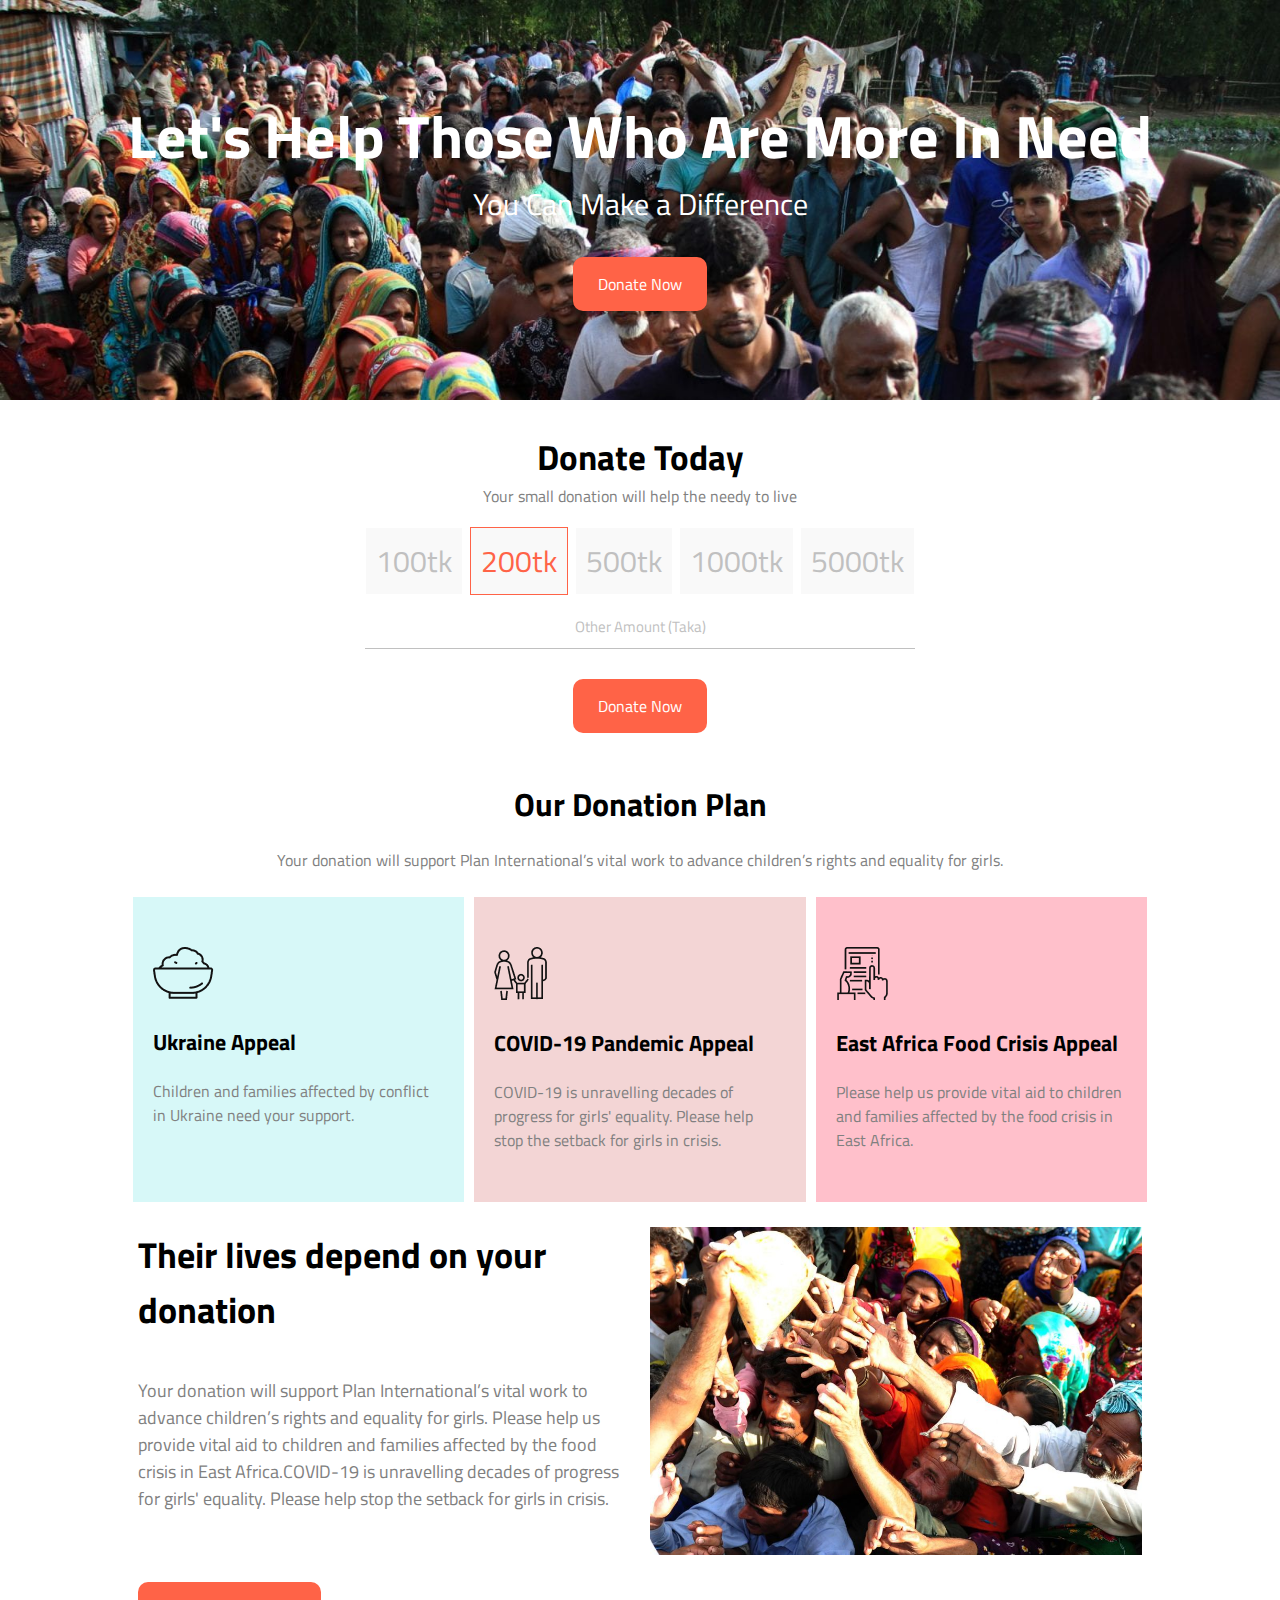
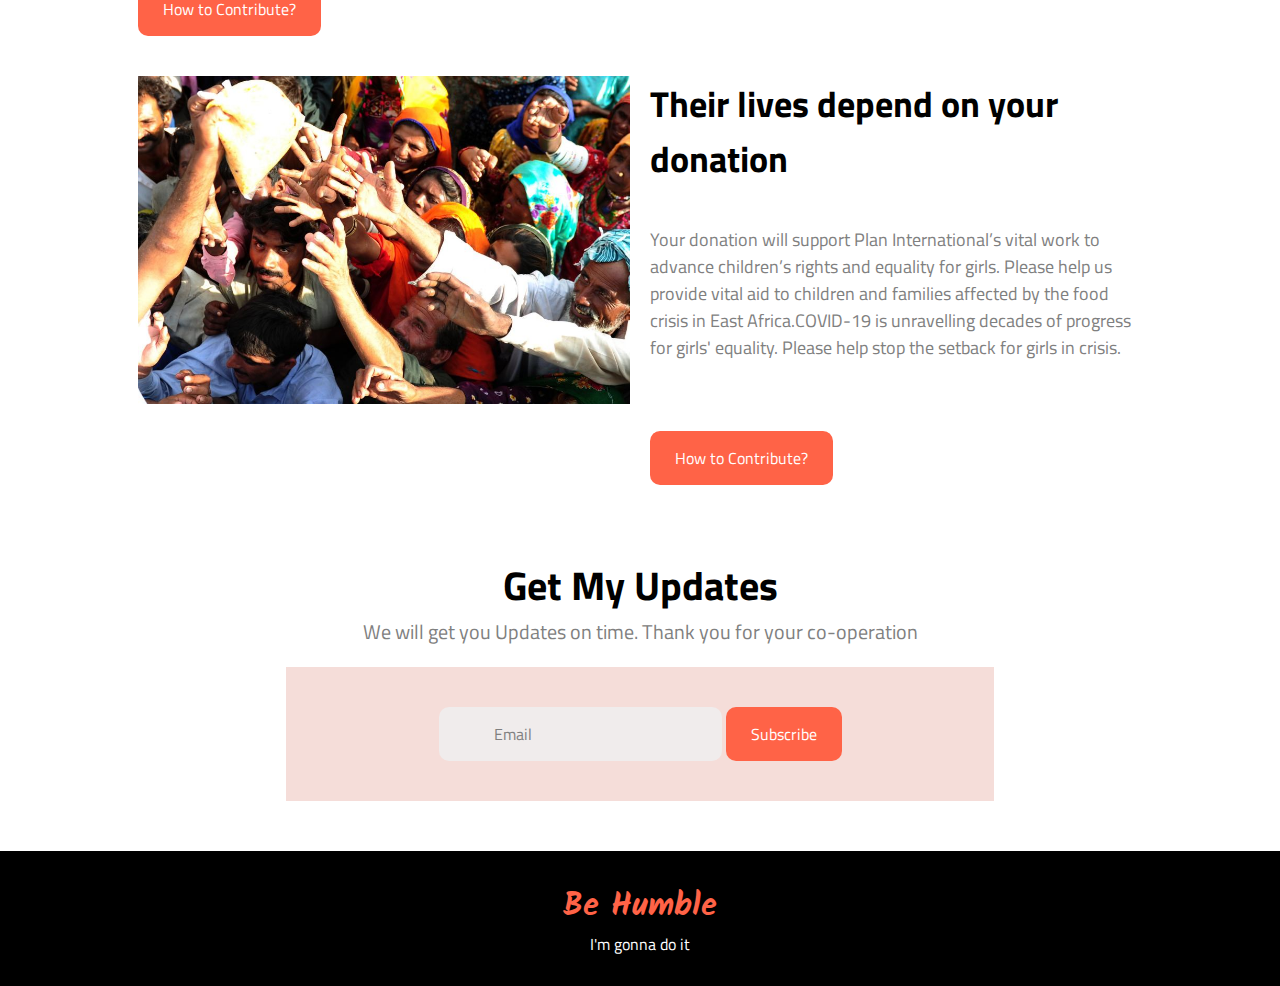
<file: index.html>
<!DOCTYPE html>
<html lang="en">
<head>
    <meta charset="UTF-8">
    <meta http-equiv="X-UA-Compatible" content="IE=edge">
    <meta name="viewport" content="width=device-width, initial-scale=1.0">
    <title>Donate For People</title>
    <link rel="stylesheet" href="Donate.css">
</head>
<body>
    <header class="header">
        <div class="header-text">
            <h1>Let's Help Those Who Are More In Need</h1>
            <p>You Can Make a Difference</p>
            <button class="button">Donate Now</button>
        </div>
    </header>
    <div class="donation">
        <h2>Donate Today</h2>
        <p>
            Your small donation will help the needy to live
        </p>
        <ul class="amount-ul">
            <li class="amount">100tk</li>
            <li class="amount amount200">200tk</li>
            <li class="amount">500tk</li> 
            <li class="amount">1000tk</li>
            <li class="amount">5000tk</li>
        </ul>
        <input class="input" type="text" value="Other Amount (Taka)">
        <br>
        <button class="button">Donate Now</button>
    </div>
    <div class="donation-plan">
        
        <div class="dp-header">
            <h1>
                Our Donation Plan
            </h1>
            <p>
                Your donation will support Plan International’s vital work to advance children’s rights and equality for girls.
            </p>
        </div>
        <div class="donations-options" >
            <div class="do-options do-color1">
                <img src="icons/food.png" alt="Food">
                <h1>Ukraine Appeal</h1>
                <p>Children and families affected by conflict in Ukraine need your support.</p>
            </div>
            <div class="do-options do-color2">
                <img src="icons/shelter.png" alt="shelter">
                <h1>COVID-19 Pandemic Appeal
                </h1>
                <p>COVID-19 is unravelling decades of progress for girls' equality. Please help stop the setback for girls in crisis.</p>
            </div>
            <div class="do-options do-color3">
                <img src="icons/Frame-1.png" alt="Frame">
                <h1>East Africa Food Crisis Appeal</h1>
                <p>Please help us provide vital aid to children and families affected by the food crisis in East Africa.</p>
            </div>
        </div>
    </div>
    <div class="contribute">
        
        <div class="contribute1">
            <div class="contribute-content">
                <h1>
                    Their lives depend on your donation
                </h1>
                <p>
                    Your donation will support Plan International’s vital work to advance children’s rights and equality for girls. Please help us provide vital aid to children and families affected by the food crisis in East Africa.COVID-19 is unravelling decades of progress for girls' equality. Please help stop the setback for girls in crisis.
                </p>
                <button class="button">
                    How to Contribute?
                </button>
            </div>
            <div class="contribute-img">
                <img src="Images/donation0.jpg" alt="">
            </div>
        </div>
        <div class="contribute1">
            <div class="contribute-img">
                <img src="Images/donation0.jpg" alt="">
            </div>
            <div class="contribute-content">
                <h1>
                    Their lives depend on your donation
                </h1>
                <p>
                    Your donation will support Plan International’s vital work to advance children’s rights and equality for girls. Please help us provide vital aid to children and families affected by the food crisis in East Africa.COVID-19 is unravelling decades of progress for girls' equality. Please help stop the setback for girls in crisis.
                </p>
                <button class="button">
                    How to Contribute?
                </button>
        </div>
    </div>
    <div class="gupdate">
        <div class="get-update">
            <div class="update-text">
                <h1>Get My Updates</h1>
                <p>We will get you Updates on time. Thank you for your co-operation</p>
            </div>
            <div class="update-input">
                <input class="esub" type="email" value="Email">
                <button class="button Subscribe">Subscribe</button>
            </div>
        </div>
    </div>
    <footer id="footer">
        <h1>Be Humble</h1>
        <p>I'm gonna do it</p>
    </footer>
</body>
</html>
</file>
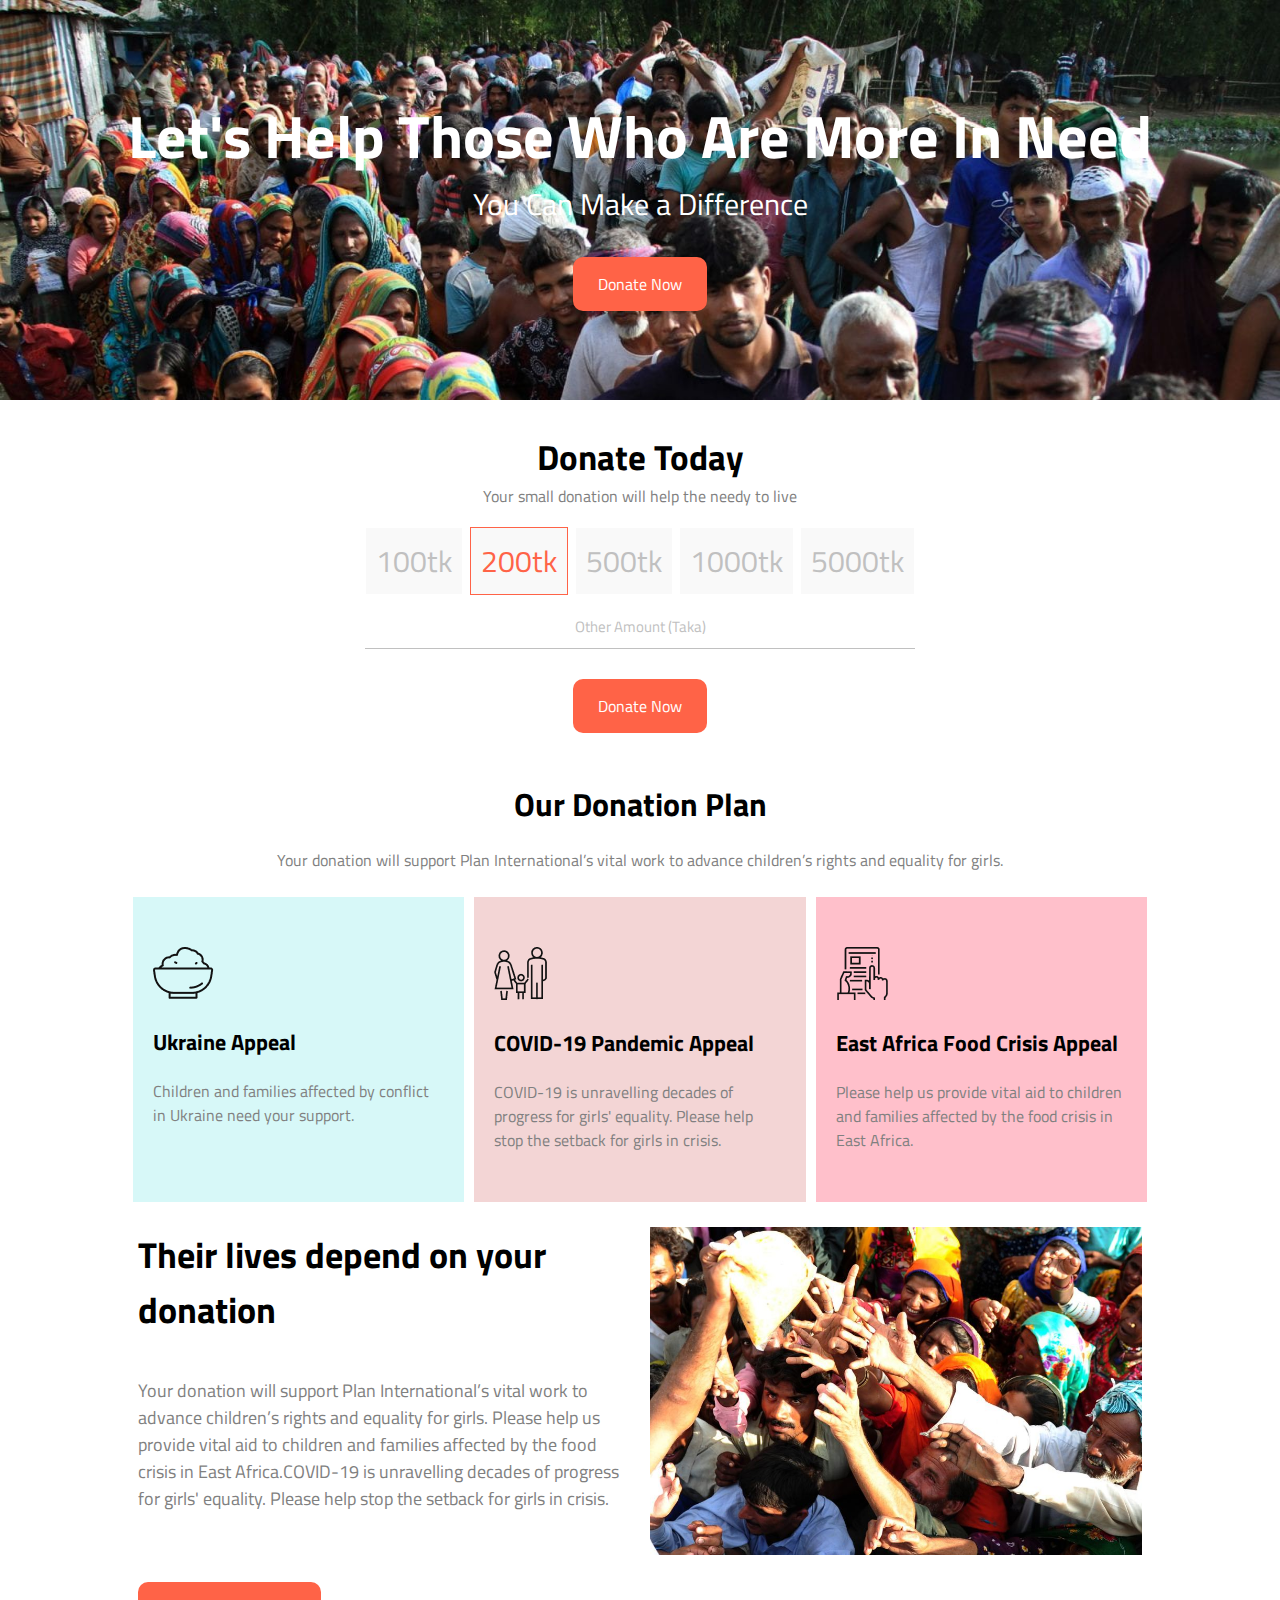
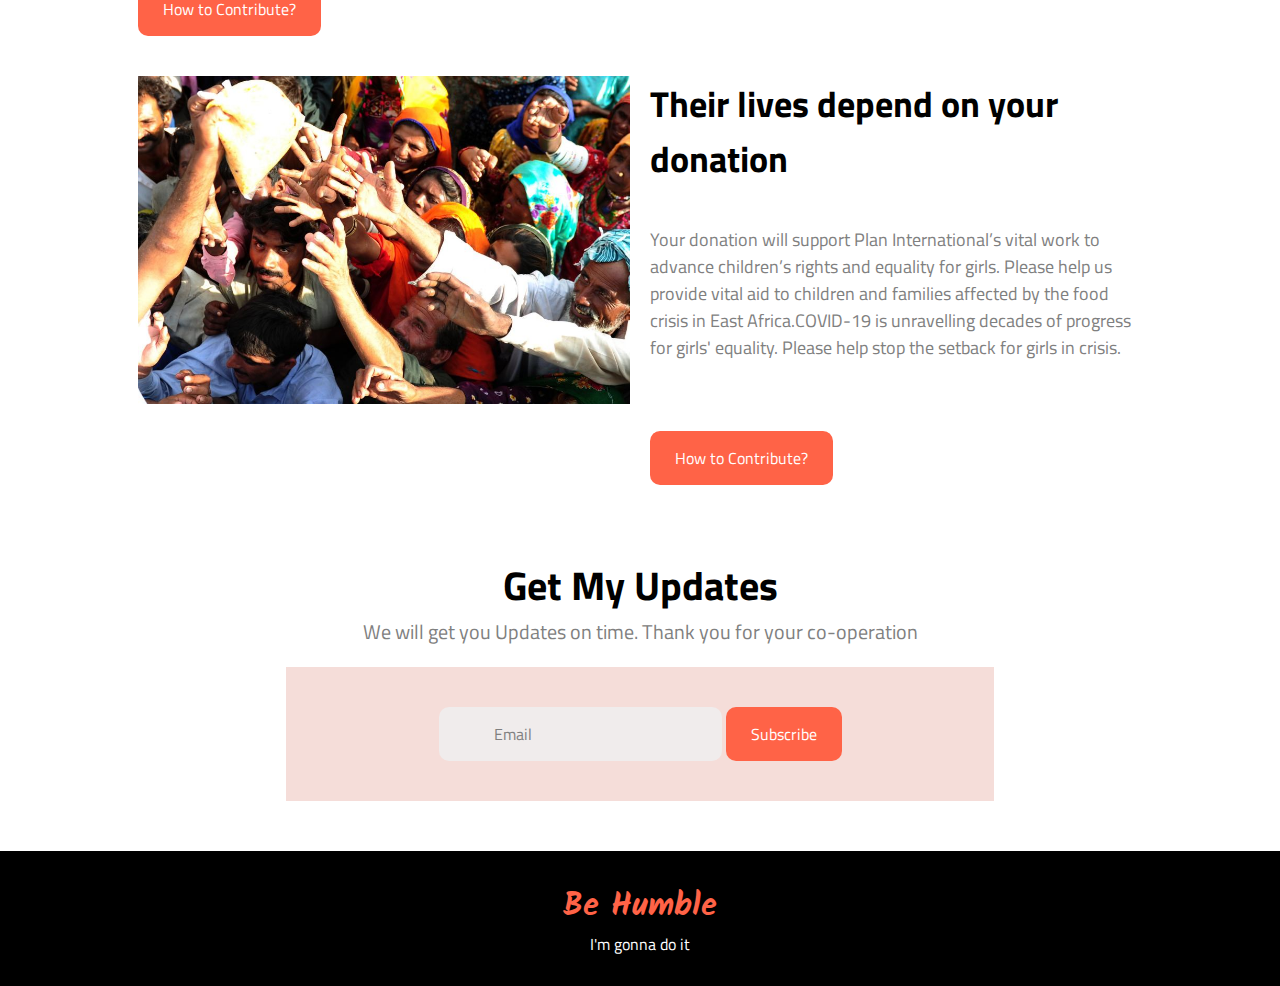
<file: Donate.html>
<!DOCTYPE html>
<html lang="en">
<head>
    <meta charset="UTF-8">
    <meta http-equiv="X-UA-Compatible" content="IE=edge">
    <meta name="viewport" content="width=device-width, initial-scale=1.0">
    <title>Donate For People</title>
    <link rel="stylesheet" href="Donate.css">
</head>
<body>
    <header class="header">
        <div class="header-text">
            <h1>Let's Help Those Who Are More In Need</h1>
            <p>You Can Make a Difference</p>
            <button class="button">Donate Now</button>
        </div>
    </header>
    <div class="donation">
        <h2>Donate Today</h2>
        <p>
            Your small donation will help the needy to live
        </p>
        <ul class="amount-ul">
            <li class="amount">100tk</li>
            <li class="amount amount200">200tk</li>
            <li class="amount">500tk</li>
            <li class="amount">1000tk</li>
            <li class="amount">5000tk</li>
        </ul>
        <input class="input" type="text" value="Other Amount (Taka)">
        <br>
        <button class="button">Donate Now</button>
    </div>
    <div class="donation-plan">
        
        <div class="dp-header">
            <h1>
                Our Donation Plan
            </h1>
            <p>
                Your donation will support Plan International’s vital work to advance children’s rights and equality for girls.
            </p>
        </div>
        <div class="donations-options" >
            <div class="do-options do-color1">
                <img src="icons/food.png" alt="Food">
                <h1>Ukraine Appeal</h1>
                <p>Children and families affected by conflict in Ukraine need your support.</p>
            </div>
            <div class="do-options do-color2">
                <img src="icons/shelter.png" alt="shelter">
                <h1>COVID-19 Pandemic Appeal
                </h1>
                <p>COVID-19 is unravelling decades of progress for girls' equality. Please help stop the setback for girls in crisis.</p>
            </div>
            <div class="do-options do-color3">
                <img src="icons/Frame-1.png" alt="Frame">
                <h1>East Africa Food Crisis Appeal</h1>
                <p>Please help us provide vital aid to children and families affected by the food crisis in East Africa.</p>
            </div>
        </div>
    </div>
    <div class="contribute">
        
        <div class="contribute1">
            <div class="contribute-content">
                <h1>
                    Their lives depend on your donation
                </h1>
                <p>
                    Your donation will support Plan International’s vital work to advance children’s rights and equality for girls. Please help us provide vital aid to children and families affected by the food crisis in East Africa.COVID-19 is unravelling decades of progress for girls' equality. Please help stop the setback for girls in crisis.
                </p>
                <button class="button">
                    How to Contribute?
                </button>
            </div>
            <div class="contribute-img">
                <img src="Images/donation0.jpg" alt="">
            </div>
        </div>
        <div class="contribute1">
            <div class="contribute-img">
                <img src="Images/donation0.jpg" alt="">
            </div>
            <div class="contribute-content">
                <h1>
                    Their lives depend on your donation
                </h1>
                <p>
                    Your donation will support Plan International’s vital work to advance children’s rights and equality for girls. Please help us provide vital aid to children and families affected by the food crisis in East Africa.COVID-19 is unravelling decades of progress for girls' equality. Please help stop the setback for girls in crisis.
                </p>
                <button class="button">
                    How to Contribute?
                </button>
        </div>
    </div>
    <div class="gupdate">
        <div class="get-update">
            <div class="update-text">
                <h1>Get My Updates</h1>
                <p>We will get you Updates on time. Thank you for your co-operation</p>
            </div>
            <div class="update-input">
                <input class="esub" type="email" value="Email">
                <button class="button Subscribe">Subscribe</button>
            </div>
        </div>
    </div>
    <footer id="footer">
        <h1>Be Humble</h1>
        <p>I'm gonna do it</p>
    </footer>
</body>
</html>
</file>
<file: Donate.css>
@import url('https://fonts.googleapis.com/css2?family=Kalam&family=Titillium+Web:wght@200;400;600;700&display=swap');

*{
    font-family: 'Titillium Web', sans-serif;
    margin: 0;
    padding: 0;
}
.header{
    background-image: url('Images/donation7.jpg');
    height: 400px;
    width: 100%;
    background-repeat: no-repeat;
    background-size: cover;   
    margin: auto;
    display: flex;
    align-items: center;
    justify-content: center;
}
.header-text{
    
    margin: auto;
    text-align: center;
    color: white;
    font-size: 30px;
    position: absolute;
}

.button{
    padding: 15px 25px;
    color: white;
    background-color: tomato;
    border: none;
    border-radius: 10px;
    margin-top: 30px;
    font-size: 16px;
}
.amount{
    display: inline;
    font-size: 30px;
    border: 1px ;
    padding: 10px;
    margin: 10px 2px;
    color: silver;
    background-color: rgba(228, 227, 227, 0.226);
    
}
.amount200{
    border: 1px solid ;
    color: tomato;
}
.amount-ul{
    margin: 30px 0;
}
.input{
    border: none;
    border-bottom: 1px solid silver;
    font-size: 15px;
    width: 550px;
    text-align: center;
    padding-bottom: 10px;
    color: silver;
}
.donation{
    margin-top: 30px;
    text-align: center;
    /* font-size: 20px; */
    height: 350px;
    /* display: i; */
    align-items: center;
    justify-content: center;
    /* width: 500px; */
}
.donation h2{
    font-size: 35px;
}
.donation p{
    font-size: 16px;
    color: gray;
}
.donation-plan{
    text-align: center;
    /* font-size: ; */
}
.donations-options{
    display: flex;
    width: 80%;
    margin: auto;
    
}
.do-options{
    border: 1px ;
    margin: 5px;
    padding: 40px 20px;
    text-align: left;
    flex-basis: 33%;
}
.do-options img{
    padding: 10px 0;
}
.do-options h1{
    padding: 10px 0;
    font-size: 22px;
}
.do-options p{
    padding: 10px 0;
    color: gray;
}
.do-color1{
    background-color: rgb(215, 248, 248);
}
.do-color2{
    background-color: rgb(243, 213, 213);
}
.do-color3{
    background-color: pink;
}
.dp-header p{
    padding: 20px;
    color: gray;
}
.contribute-content{
    flex-basis: 50%;
    font-size: 18px;
    margin: 20px 10px;
}
.contribute-content p{
    padding: 40px 0;
    color: gray;
}
.contribute1{
    width: 80%;
    display: flex;
    margin: auto;
}
.contribute-img{
    flex-basis: 50%;
    margin: 20px 10px;
}
.contribute-img img{
    width: 100%;
}
.get-update{
    text-align: center;
    margin: 50px ;
    
}
.update-text{
    font-size: 20px;
    margin-bottom: 20px;
}
.update-text p{
    color: gray;
}
.update-input{
    padding: 40px 0;
    background-color: rgb(245, 221, 217);
    width: 60%;
    margin: auto;
    
}
.esub{
    padding: 15px 55px;
    font-size: 16px;
    border-radius: 10px;
    border: none;
    background-color: rgb(240, 236, 236);
    margin: 0px;
    color: gray;
}
.Subscribe{
    margin: 0px;
}
#footer{
    background-color: black;
    color: white;
    text-align: center;
    padding: 30px 0;
}
#footer h1{
    font-family: 'Kalam', cursive;
    color: tomato;

}
</file>
